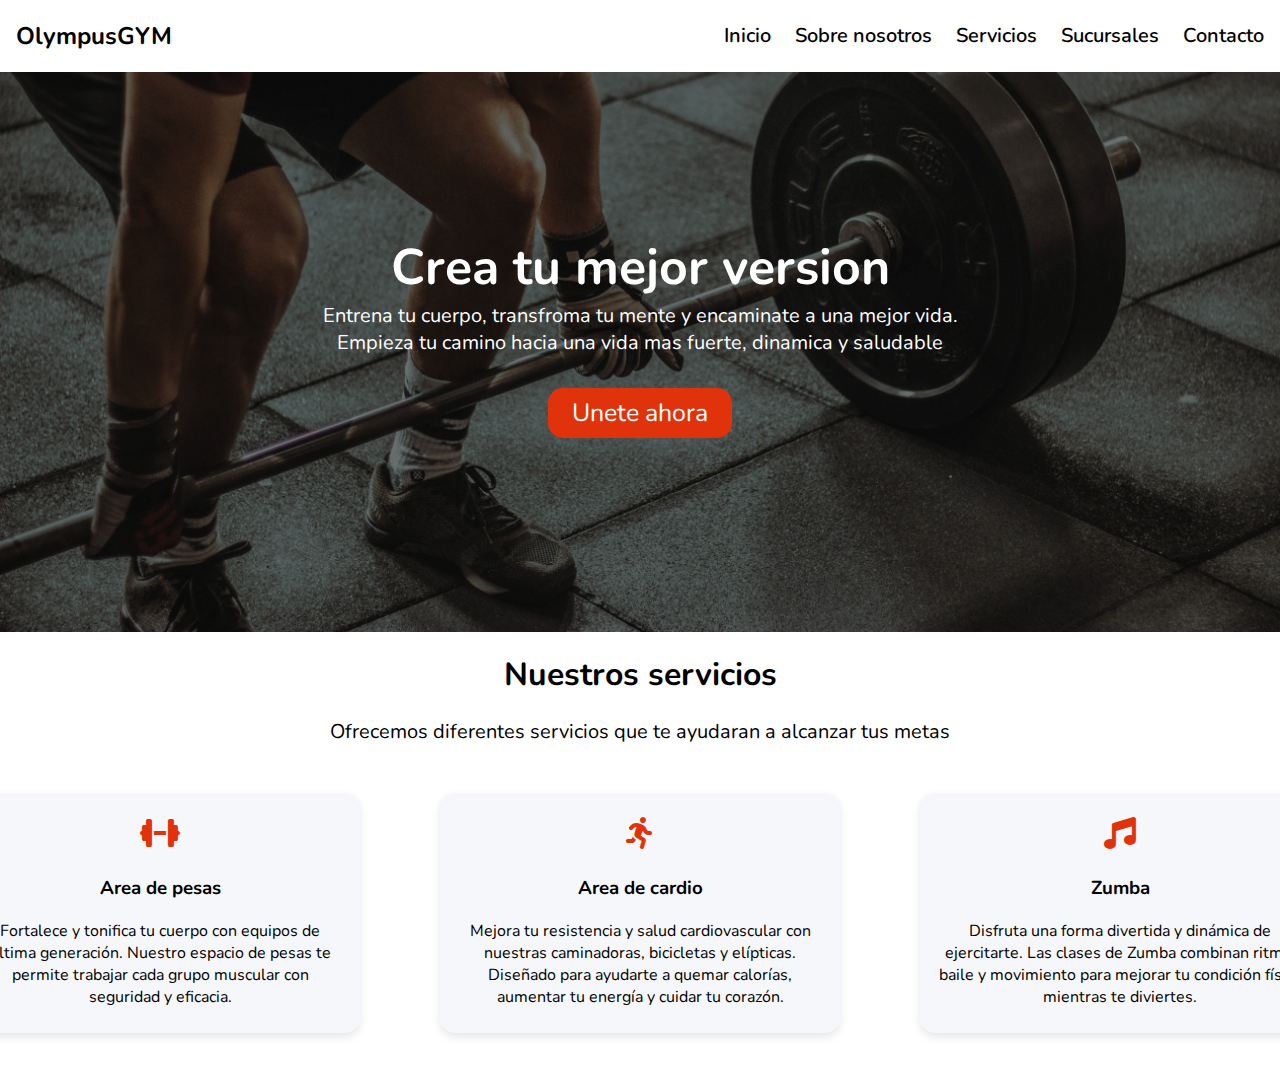
<file: landing-page.html>
<!DOCTYPE html>
<html lang="en">
  <head>
    <meta charset="UTF-8" />
    <meta name="viewport" content="width=device-width, initial-scale=1.0" />
    <title>Inicio</title>

    <link rel="stylesheet" href="/css/global/sytle_global.css" />
    <link rel="stylesheet" href="/css/components/buttons.css" />

    <link rel="stylesheet" href="/css/layout/NavBar.css" />

    <link rel="stylesheet" href="/css/pages/landing-page.css" />
    <link
      rel="stylesheet"
      href="https://cdnjs.cloudflare.com/ajax/libs/font-awesome/6.5.0/css/all.min.css"
    />
  </head>
  <body>
    <div class="navbar">
      <div><h2>OlympusGYM</h2></div>
      <div>
        <ul>
          <li>Inicio</li>
          <li>Sobre nosotros</li>
          <li>Servicios</li>
          <li>Sucursales</li>
          <li>Contacto</li>
        </ul>
      </div>
    </div>
    <div class="main-welcome">
      <div class="main-content">
        <h1 class="welcome-tittle">Crea tu mejor version</h1>
        <p class="welcome-text">
          Entrena tu cuerpo, transfroma tu mente y encaminate a una mejor vida.
          Empieza tu camino hacia una vida mas fuerte, dinamica y saludable
        </p>

        <button>
          <p>Unete ahora</p>
        </button>
      </div>
    </div>

    <div class="service-content">
      <h1>Nuestros servicios</h1>
      <p class="text-service">Ofrecemos diferentes servicios que te ayudaran a alcanzar tus metas</p>

      <div class="service-box-content">
        <div class="service-box">
          <i class="fa-solid fa-dumbbell"></i>
          <h3>Area de pesas</h3>
          <p>
            Fortalece y tonifica tu cuerpo con equipos de última generación.
            Nuestro espacio de pesas te permite trabajar cada grupo muscular con
            seguridad y eficacia.
          </p>
        </div>

        <div class="service-box">
          <i class="fa-solid fa-person-running"></i>
          <h3>Area de cardio</h3>
          <p>
            Mejora tu resistencia y salud cardiovascular con nuestras
            caminadoras, bicicletas y elípticas. Diseñado para ayudarte a quemar
            calorías, aumentar tu energía y cuidar tu corazón.
          </p>
        </div>

        <div class="service-box">
          <i class="fa-solid fa-music"></i>
          <h3>Zumba</h3>
          <p>
            Disfruta una forma divertida y dinámica de ejercitarte. Las clases
            de Zumba combinan ritmo, baile y movimiento para mejorar tu
            condición física mientras te diviertes.
          </p>
        </div>
      </div>
    </div>
  </body>
</html>
</file>
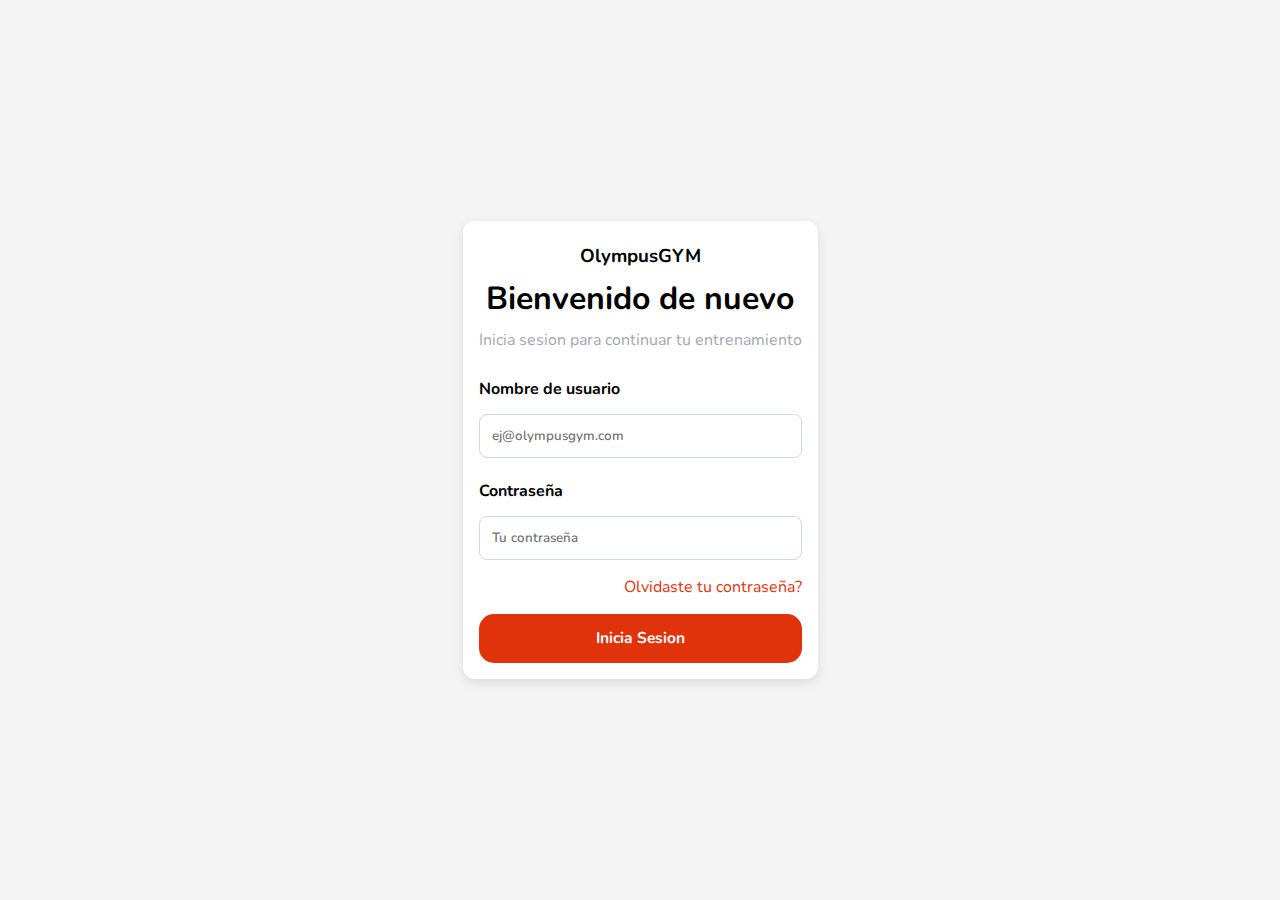
<file: login.html>
<!DOCTYPE html>
<html lang="en">
  <head>
    <meta charset="UTF-8" />
    <meta name="viewport" content="width=device-width, initial-scale=1.0" />
    <title>Inicio Sesion</title>

    <link rel="stylesheet" href="/css/global/sytle_global.css" />
    <link rel="stylesheet" href="/css/components/buttons.css" />

    <link rel="stylesheet" href="/css/pages/login.css" />
  </head>
  <body>
    <div class="Login-box">
      <div class="box-header">
        <h3>OlympusGYM</h3>
        <h1>Bienvenido de nuevo</h1>
        <p class="intro-text">Inicia sesion para continuar tu entrenamiento</p>
      </div>
      <div class="box-textfields">
        <p>Nombre de usuario</p>
        <input
          type="text"
          name="username"
          id=""
          placeholder="ej@olympusgym.com"
        />
      </div>
      <div class="box-textfields">
        <p>Contraseña</p>
        <input type="text" name="username" id="" placeholder="Tu contraseña" />
      </div>
      <a href="" class="forgotten-password">Olvidaste tu contraseña?</a>
      <div>
        <button>
          <h3>Inicia Sesion</h3>
        </button>
      </div>
    </div>
  </body>
</html>
</file>
<file: css/global/sytle_global.css>
/*Fuente*/
@import url("https://fonts.googleapis.com/css2?family=Nunito:wght@300;400;600;700;800&display=swap");

body {
  font-family: "Nunito", sans-serif;
  margin: 0;
  gap: 0;
}
p {
  padding: 0;
  margin: 0;
}

* {
  box-sizing: border-box; /* Asegura que padding y border no agranden el ancho total */
}

:root {
  --color-primario: #e1330b; /*botones, fuente*/
  --color-secundario: #9bc1bc; /* Ash gray */
  --color-acento: #5ca4a9; /* Verdigris */
  --color-fondo-oscuro: #031926; /* Rich black */
  --font-secundario: #a6a7b3; /* texto secundario gris*/
  --color-box-gray: #f6f7fa; /*boxes*/
}
</file>
<file: css/components/buttons.css>
button {
  background-color: var(--color-primario);
  padding: 0.5rem;
  border-radius: 15px;
  /*width: 100%;*/
  color: white;
  border: none;
  font-family: "Nunito", sans-serif;
}

button :hover{
    cursor: pointer;
}
</file>
<file: css/layout/NavBar.css>
.navbar {
  display: flex;
  flex-direction: row;
  align-items: center;
  justify-content: space-between;
  padding-inline: 1rem;
}

.navbar ul {
  display: flex;
  text-decoration: none;
  list-style: none;
  gap: 1.5rem;
}

.navbar li {
  font-size: 20px;
  cursor: pointer;
  font-weight: 600;
}
.navbar li:hover {
  color: var(--color-primario);
}
</file>
<file: css/pages/landing-page.css>
.main-welcome {
  position: relative;
  display: flex;
  flex-direction: column;
  width: 100%;
  height: 35rem;
  color: white;
  text-align: center;
  justify-content: center;
  background-image: url("../../assets/imgs/gymbg.jpg");
  background-size: cover;
  background-repeat: no-repeat;
  background-position: center;
  overflow: hidden;
}

.main-welcome::before {
  content: "";
  position: absolute;
  inset: 0;
  background-color: rgba(0, 0, 0, 0.55);
  z-index: 0;
}

.main-welcome > * {
  position: relative;
  z-index: 1;
}

.main-welcome h1 {
  margin: 0;
}

.main-content {
  padding-inline: 3rem;
}

.main-content button {
  margin: 2rem 1rem;
  padding: 0.5rem 1.5rem;
  font-size: 25px;
}
.welcome-tittle {
  font-size: 50px;
}

.welcome-text {
  font-size: 20px;
  padding-inline: 15rem;
}

.service-content {
  display: flex;
  flex-direction: column;
  align-items: center;
  padding-inline: 3rem;
}

.service-box {
  display: flex;
  flex-direction: column;
  align-items: center;
  background-color: var(--color-box-gray);
  border-radius: 15px;
  padding: 1rem;
  height: 15rem;
  width: 25rem;
  text-align: center;
  box-shadow: 0 4px 10px rgba(0, 0, 0, 0.1);
}

.service-box-content {
  margin: 3rem 0;
  display: flex;
  gap: 5rem;
}

/*Iconos landing page*/
i {
  font-size: 2rem;
  color: var(--color-primario);
  margin: 8px;
}

.text-service {
  margin: 0;
  font-size: 20px;
}
</file>
<file: css/pages/login.css>
body {
  display: flex;
  justify-content: center;
  align-items: center;
  min-height: 100vh;
  background-color: #f4f4f4;
}

.Login-box {
  display: flex;
  flex-direction: column;
  text-align: center;
  border-radius: 12px;
  padding: 1rem;
  box-shadow: 0 4px 12px rgba(0, 0, 0, 0.1);
  gap: 1rem;
  background-color: white;
}

.intro-text{
    color: var(--font-secundario);
}
.forgotten-password{
    color: var(--color-primario);
    text-decoration: none;
    text-align: right;
}

.box-textfields {
  display: flex;
  flex-direction: column;
  text-align: left;
  gap: .5rem;
}
.box-textfields p {
  font-weight: 700;
}

.box-textfields input {
  display: flex;
  align-items: center;
  border: 1.5px solid #d1d9e6;
  border-radius: 8px;
  padding: 0.75rem;
  background-color: #fff;
  width: 100%;
  transition: all 0.3s ease;
  font-family: "Nunito", sans-serif;
  font-weight: 600;
}

.Login-box button {
  width: 100%;
}



.Login-box h1,
.Login-box h2,
.Login-box h3,
.Login-box p {
  margin: 0.3rem 0;
  line-height: 1.5;
}
</file>
